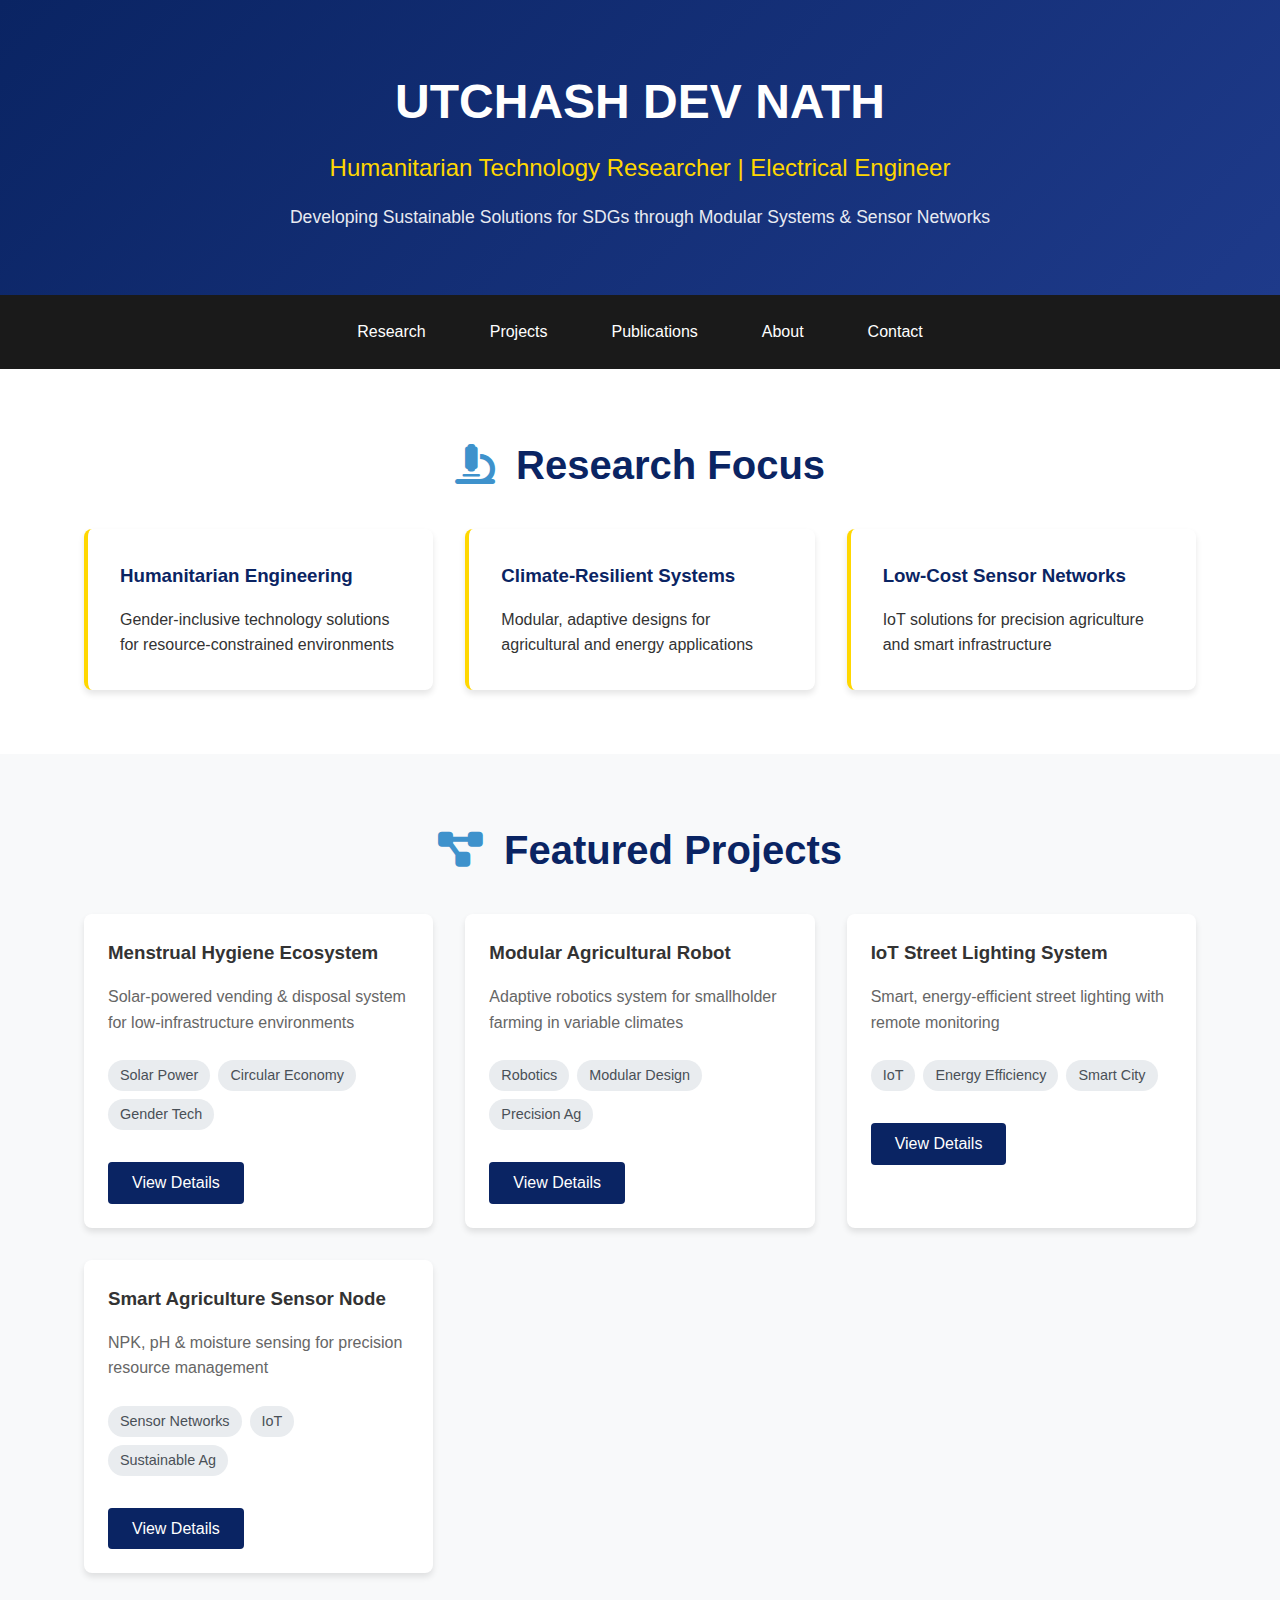
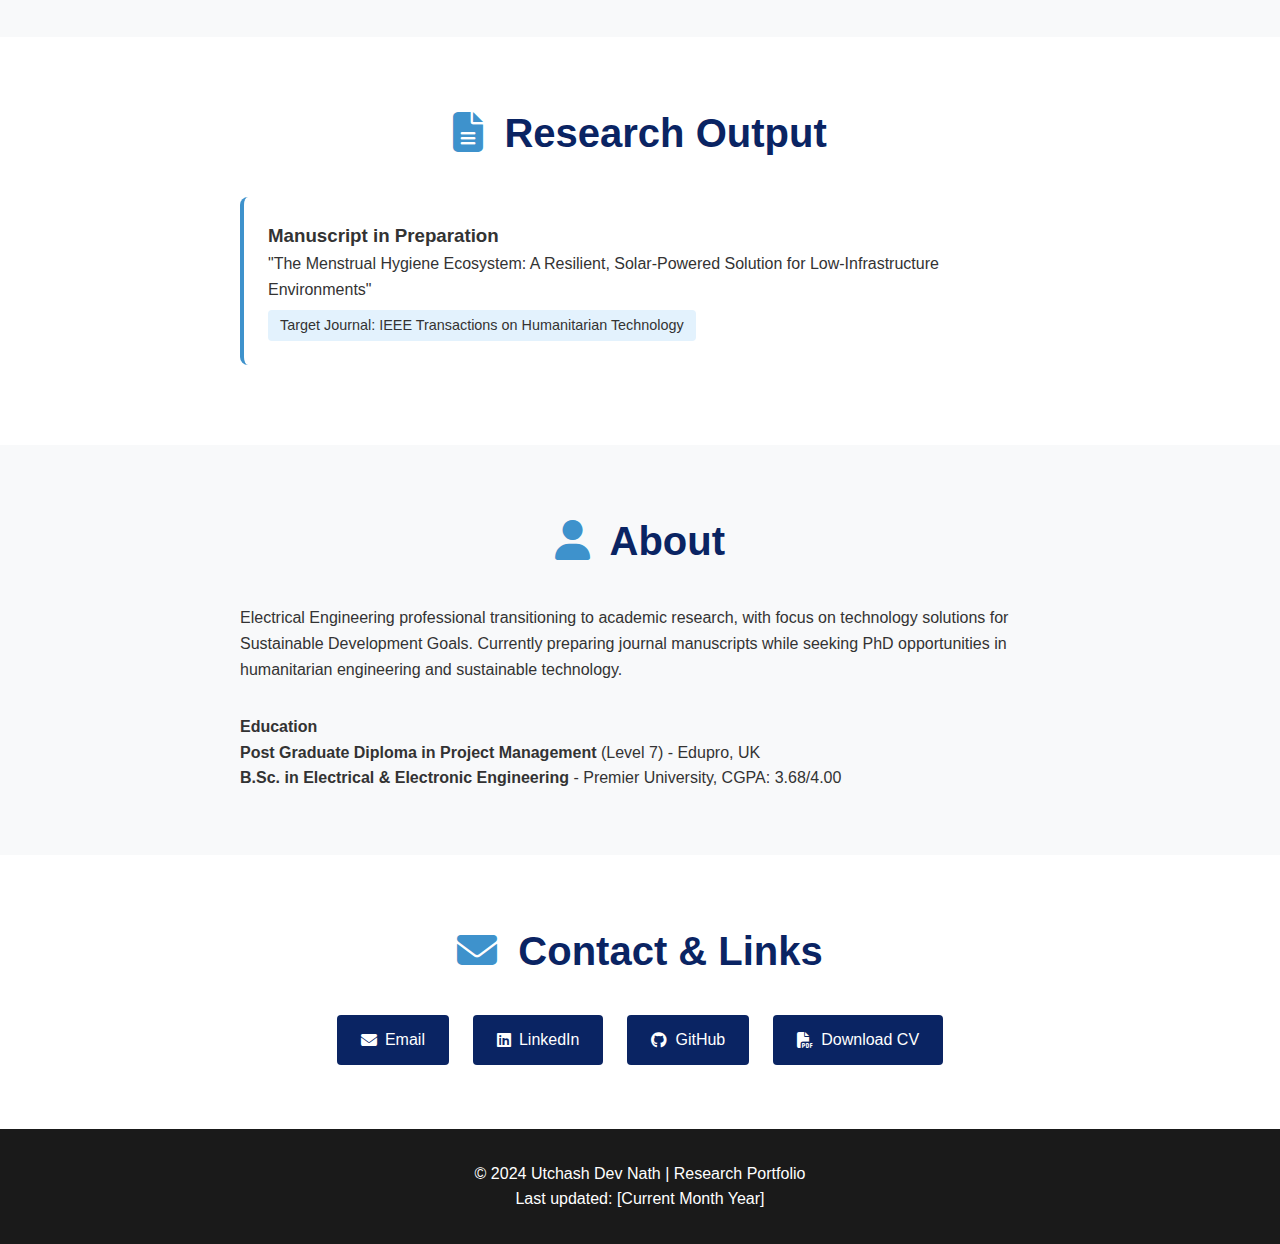
<file: index.html>
<!DOCTYPE html>
<html lang="en">
<head>
    <meta charset="UTF-8">
    <meta name="viewport" content="width=device-width, initial-scale=1.0">
    <title>Utchash Dev Nath | Research Portfolio</title>
    <link rel="stylesheet" href="style.css">
    <link rel="stylesheet" href="https://cdnjs.cloudflare.com/ajax/libs/font-awesome/6.4.0/css/all.min.css">
</head>
<body>
    <header>
        <div class="container">
            <h1>UTCHASH DEV NATH</h1>
            <p class="subtitle">Humanitarian Technology Researcher | Electrical Engineer</p>
            <p class="tagline">Developing Sustainable Solutions for SDGs through Modular Systems & Sensor Networks</p>
        </div>
    </header>

    <nav>
        <div class="container">
            <a href="#research">Research</a>
            <a href="#projects">Projects</a>
            <a href="#publications">Publications</a>
            <a href="#about">About</a>
            <a href="#contact">Contact</a>
        </div>
    </nav>

    <section id="research" class="section">
        <div class="container">
            <h2><i class="fas fa-microscope"></i> Research Focus</h2>
            <div class="research-grid">
                <div class="research-card">
                    <h3>Humanitarian Engineering</h3>
                    <p>Gender-inclusive technology solutions for resource-constrained environments</p>
                </div>
                <div class="research-card">
                    <h3>Climate-Resilient Systems</h3>
                    <p>Modular, adaptive designs for agricultural and energy applications</p>
                </div>
                <div class="research-card">
                    <h3>Low-Cost Sensor Networks</h3>
                    <p>IoT solutions for precision agriculture and smart infrastructure</p>
                </div>
            </div>
        </div>
    </section>

    <section id="projects" class="section bg-light">
        <div class="container">
            <h2><i class="fas fa-project-diagram"></i> Featured Projects</h2>
            <div class="projects-grid">
                <div class="project-card">
                    <h3>Menstrual Hygiene Ecosystem</h3>
                    <p class="project-desc">Solar-powered vending & disposal system for low-infrastructure environments</p>
                    <div class="tech-tags">
                        <span>Solar Power</span>
                        <span>Circular Economy</span>
                        <span>Gender Tech</span>
                    </div>
                    <a href="projects/menstrual-hygiene-ecosystem.md" class="btn">View Details</a>
                </div>
                
                <div class="project-card">
                    <h3>Modular Agricultural Robot</h3>
                    <p class="project-desc">Adaptive robotics system for smallholder farming in variable climates</p>
                    <div class="tech-tags">
                        <span>Robotics</span>
                        <span>Modular Design</span>
                        <span>Precision Ag</span>
                    </div>
                    <a href="projects/modular-agri-robot.md" class="btn">View Details</a>
                </div>
                
                <div class="project-card">
                    <h3>IoT Street Lighting System</h3>
                    <p class="project-desc">Smart, energy-efficient street lighting with remote monitoring</p>
                    <div class="tech-tags">
                        <span>IoT</span>
                        <span>Energy Efficiency</span>
                        <span>Smart City</span>
                    </div>
                    <a href="projects/iot-street-light.md" class="btn">View Details</a>
                </div>
                
                <div class="project-card">
                    <h3>Smart Agriculture Sensor Node</h3>
                    <p class="project-desc">NPK, pH & moisture sensing for precision resource management</p>
                    <div class="tech-tags">
                        <span>Sensor Networks</span>
                        <span>IoT</span>
                        <span>Sustainable Ag</span>
                    </div>
                    <a href="projects/smart-agriculture-sensor.md" class="btn">View Details</a>
                </div>
            </div>
        </div>
    </section>

    <section id="publications" class="section">
        <div class="container">
            <h2><i class="fas fa-file-alt"></i> Research Output</h2>
            <div class="publication-list">
                <div class="publication-item">
                    <h3>Manuscript in Preparation</h3>
                    <p>"The Menstrual Hygiene Ecosystem: A Resilient, Solar-Powered Solution for Low-Infrastructure Environments"</p>
                    <span class="status">Target Journal: IEEE Transactions on Humanitarian Technology</span>
                </div>
                <!-- Add more as you have -->
            </div>
        </div>
    </section>

    <section id="about" class="section bg-light">
        <div class="container">
            <h2><i class="fas fa-user"></i> About</h2>
            <div class="about-content">
                <p>Electrical Engineering professional transitioning to academic research, with focus on technology solutions for Sustainable Development Goals. Currently preparing journal manuscripts while seeking PhD opportunities in humanitarian engineering and sustainable technology.</p>
                <div class="education">
                    <h4>Education</h4>
                    <p><strong>Post Graduate Diploma in Project Management</strong> (Level 7) - Edupro, UK</p>
                    <p><strong>B.Sc. in Electrical & Electronic Engineering</strong> - Premier University, CGPA: 3.68/4.00</p>
                </div>
            </div>
        </div>
    </section>

    <section id="contact" class="section">
        <div class="container">
            <h2><i class="fas fa-envelope"></i> Contact & Links</h2>
            <div class="contact-links">
                <a href="mailto:utehashdebnath@gmail.com"><i class="fas fa-envelope"></i> Email</a>
                <a href="https://linkedin.com/in/utehash-dev-nath-9706831b2"><i class="fab fa-linkedin"></i> LinkedIn</a>
                <a href="https://github.com/yourusername"><i class="fab fa-github"></i> GitHub</a>
                <a href="docs/cv.pdf"><i class="fas fa-file-pdf"></i> Download CV</a>
            </div>
        </div>
    </section>

    <footer>
        <div class="container">
            <p>© 2024 Utchash Dev Nath | Research Portfolio</p>
            <p>Last updated: [Current Month Year]</p>
        </div>
    </footer>
</body>
</html>
</file>
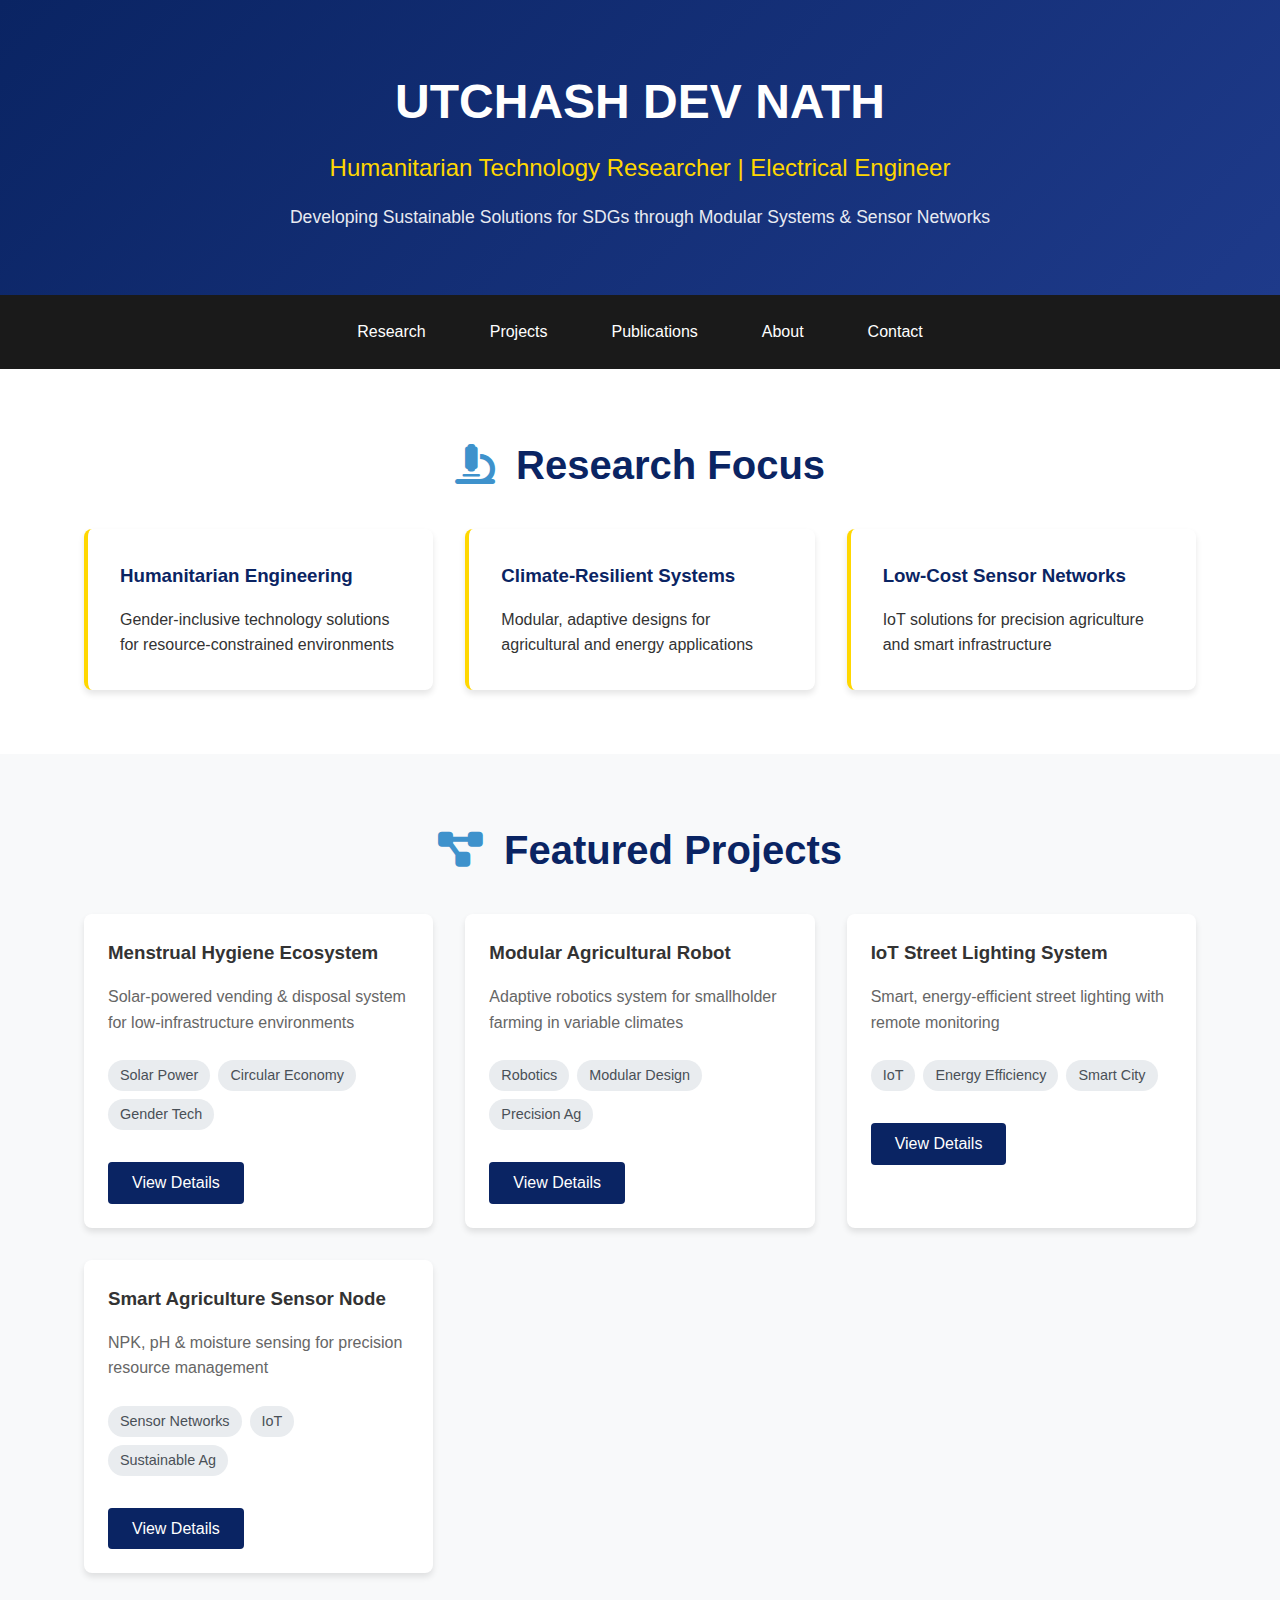
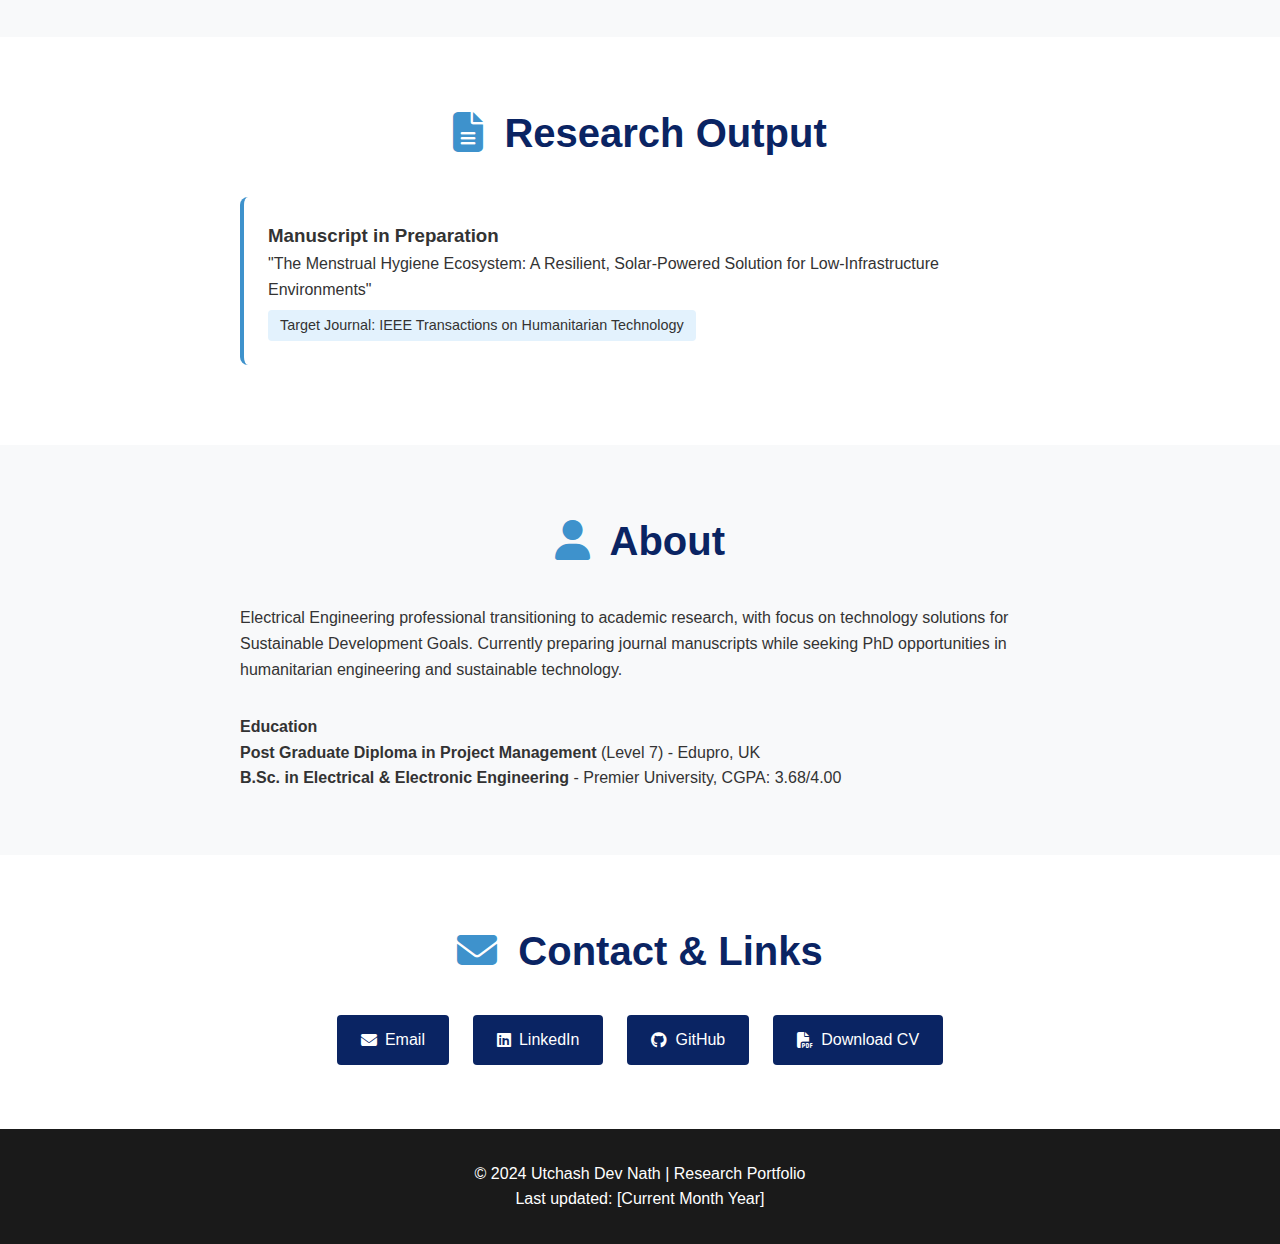
<file: deepseek_html_20251227_854fa5.html>
<!DOCTYPE html>
<html lang="en">
<head>
    <meta charset="UTF-8">
    <meta name="viewport" content="width=device-width, initial-scale=1.0">
    <title>Utchash Dev Nath | Research Portfolio</title>
    <link rel="stylesheet" href="style.css">
    <link rel="stylesheet" href="https://cdnjs.cloudflare.com/ajax/libs/font-awesome/6.4.0/css/all.min.css">
</head>
<body>
    <header>
        <div class="container">
            <h1>UTCHASH DEV NATH</h1>
            <p class="subtitle">Humanitarian Technology Researcher | Electrical Engineer</p>
            <p class="tagline">Developing Sustainable Solutions for SDGs through Modular Systems & Sensor Networks</p>
        </div>
    </header>

    <nav>
        <div class="container">
            <a href="#research">Research</a>
            <a href="#projects">Projects</a>
            <a href="#publications">Publications</a>
            <a href="#about">About</a>
            <a href="#contact">Contact</a>
        </div>
    </nav>

    <section id="research" class="section">
        <div class="container">
            <h2><i class="fas fa-microscope"></i> Research Focus</h2>
            <div class="research-grid">
                <div class="research-card">
                    <h3>Humanitarian Engineering</h3>
                    <p>Gender-inclusive technology solutions for resource-constrained environments</p>
                </div>
                <div class="research-card">
                    <h3>Climate-Resilient Systems</h3>
                    <p>Modular, adaptive designs for agricultural and energy applications</p>
                </div>
                <div class="research-card">
                    <h3>Low-Cost Sensor Networks</h3>
                    <p>IoT solutions for precision agriculture and smart infrastructure</p>
                </div>
            </div>
        </div>
    </section>

    <section id="projects" class="section bg-light">
        <div class="container">
            <h2><i class="fas fa-project-diagram"></i> Featured Projects</h2>
            <div class="projects-grid">
                <div class="project-card">
                    <h3>Menstrual Hygiene Ecosystem</h3>
                    <p class="project-desc">Solar-powered vending & disposal system for low-infrastructure environments</p>
                    <div class="tech-tags">
                        <span>Solar Power</span>
                        <span>Circular Economy</span>
                        <span>Gender Tech</span>
                    </div>
                    <a href="projects/menstrual-hygiene-ecosystem.md" class="btn">View Details</a>
                </div>
                
                <div class="project-card">
                    <h3>Modular Agricultural Robot</h3>
                    <p class="project-desc">Adaptive robotics system for smallholder farming in variable climates</p>
                    <div class="tech-tags">
                        <span>Robotics</span>
                        <span>Modular Design</span>
                        <span>Precision Ag</span>
                    </div>
                    <a href="projects/modular-agri-robot.md" class="btn">View Details</a>
                </div>
                
                <div class="project-card">
                    <h3>IoT Street Lighting System</h3>
                    <p class="project-desc">Smart, energy-efficient street lighting with remote monitoring</p>
                    <div class="tech-tags">
                        <span>IoT</span>
                        <span>Energy Efficiency</span>
                        <span>Smart City</span>
                    </div>
                    <a href="projects/iot-street-light.md" class="btn">View Details</a>
                </div>
                
                <div class="project-card">
                    <h3>Smart Agriculture Sensor Node</h3>
                    <p class="project-desc">NPK, pH & moisture sensing for precision resource management</p>
                    <div class="tech-tags">
                        <span>Sensor Networks</span>
                        <span>IoT</span>
                        <span>Sustainable Ag</span>
                    </div>
                    <a href="projects/smart-agriculture-sensor.md" class="btn">View Details</a>
                </div>
            </div>
        </div>
    </section>

    <section id="publications" class="section">
        <div class="container">
            <h2><i class="fas fa-file-alt"></i> Research Output</h2>
            <div class="publication-list">
                <div class="publication-item">
                    <h3>Manuscript in Preparation</h3>
                    <p>"The Menstrual Hygiene Ecosystem: A Resilient, Solar-Powered Solution for Low-Infrastructure Environments"</p>
                    <span class="status">Target Journal: IEEE Transactions on Humanitarian Technology</span>
                </div>
                <!-- Add more as you have -->
            </div>
        </div>
    </section>

    <section id="about" class="section bg-light">
        <div class="container">
            <h2><i class="fas fa-user"></i> About</h2>
            <div class="about-content">
                <p>Electrical Engineering professional transitioning to academic research, with focus on technology solutions for Sustainable Development Goals. Currently preparing journal manuscripts while seeking PhD opportunities in humanitarian engineering and sustainable technology.</p>
                <div class="education">
                    <h4>Education</h4>
                    <p><strong>Post Graduate Diploma in Project Management</strong> (Level 7) - Edupro, UK</p>
                    <p><strong>B.Sc. in Electrical & Electronic Engineering</strong> - Premier University, CGPA: 3.68/4.00</p>
                </div>
            </div>
        </div>
    </section>

    <section id="contact" class="section">
        <div class="container">
            <h2><i class="fas fa-envelope"></i> Contact & Links</h2>
            <div class="contact-links">
                <a href="mailto:utehashdebnath@gmail.com"><i class="fas fa-envelope"></i> Email</a>
                <a href="https://linkedin.com/in/utehash-dev-nath-9706831b2"><i class="fab fa-linkedin"></i> LinkedIn</a>
                <a href="https://github.com/yourusername"><i class="fab fa-github"></i> GitHub</a>
                <a href="docs/cv.pdf"><i class="fas fa-file-pdf"></i> Download CV</a>
            </div>
        </div>
    </section>

    <footer>
        <div class="container">
            <p>© 2024 Utchash Dev Nath | Research Portfolio</p>
            <p>Last updated: [Current Month Year]</p>
        </div>
    </footer>
</body>
</html>
</file>
<file: style.css>
/* style.css */
* {
    margin: 0;
    padding: 0;
    box-sizing: border-box;
}

body {
    font-family: 'Segoe UI', Tahoma, Geneva, Verdana, sans-serif;
    line-height: 1.6;
    color: #333;
}

.container {
    width: 90%;
    max-width: 1200px;
    margin: 0 auto;
    padding: 0 20px;
}

/* Header */
header {
    background: linear-gradient(135deg, #0A2463 0%, #1E3A8A 100%);
    color: white;
    padding: 4rem 0;
    text-align: center;
}

header h1 {
    font-size: 3rem;
    margin-bottom: 0.5rem;
}

.subtitle {
    font-size: 1.5rem;
    margin-bottom: 1rem;
    color: #FFD700;
}

.tagline {
    font-size: 1.1rem;
    opacity: 0.9;
    max-width: 800px;
    margin: 0 auto;
}

/* Navigation */
nav {
    background-color: #1a1a1a;
    padding: 1rem 0;
    position: sticky;
    top: 0;
    z-index: 100;
}

nav .container {
    display: flex;
    justify-content: center;
    gap: 2rem;
}

nav a {
    color: white;
    text-decoration: none;
    padding: 0.5rem 1rem;
    border-radius: 4px;
    transition: background-color 0.3s;
}

nav a:hover {
    background-color: #0A2463;
}

/* Sections */
.section {
    padding: 4rem 0;
}

.bg-light {
    background-color: #f8f9fa;
}

h2 {
    font-size: 2.5rem;
    margin-bottom: 2rem;
    color: #0A2463;
    text-align: center;
}

h2 i {
    margin-right: 10px;
    color: #3E92CC;
}

/* Research Grid */
.research-grid {
    display: grid;
    grid-template-columns: repeat(auto-fit, minmax(300px, 1fr));
    gap: 2rem;
    margin-top: 2rem;
}

.research-card {
    background: white;
    padding: 2rem;
    border-radius: 8px;
    box-shadow: 0 4px 6px rgba(0,0,0,0.1);
    border-left: 4px solid #FFD700;
}

.research-card h3 {
    color: #0A2463;
    margin-bottom: 1rem;
}

/* Projects Grid */
.projects-grid {
    display: grid;
    grid-template-columns: repeat(auto-fit, minmax(280px, 1fr));
    gap: 2rem;
    margin-top: 2rem;
}

.project-card {
    background: white;
    padding: 1.5rem;
    border-radius: 8px;
    box-shadow: 0 4px 6px rgba(0,0,0,0.1);
    transition: transform 0.3s;
}

.project-card:hover {
    transform: translateY(-5px);
}

.project-desc {
    color: #666;
    margin: 1rem 0;
    min-height: 60px;
}

.tech-tags {
    display: flex;
    flex-wrap: wrap;
    gap: 0.5rem;
    margin: 1rem 0;
}

.tech-tags span {
    background: #e9ecef;
    padding: 0.25rem 0.75rem;
    border-radius: 20px;
    font-size: 0.9rem;
    color: #495057;
}

.btn {
    display: inline-block;
    background: #0A2463;
    color: white;
    padding: 0.5rem 1.5rem;
    border-radius: 4px;
    text-decoration: none;
    margin-top: 1rem;
    transition: background 0.3s;
}

.btn:hover {
    background: #1E3A8A;
}

/* Publications */
.publication-list {
    max-width: 800px;
    margin: 0 auto;
}

.publication-item {
    background: white;
    padding: 1.5rem;
    margin: 1rem 0;
    border-radius: 8px;
    border-left: 4px solid #3E92CC;
}

.status {
    display: inline-block;
    background: #e3f2fd;
    padding: 0.25rem 0.75rem;
    border-radius: 4px;
    font-size: 0.9rem;
    margin-top: 0.5rem;
}

/* About */
.about-content {
    max-width: 800px;
    margin: 0 auto;
}

.education {
    margin-top: 2rem;
}

/* Contact */
.contact-links {
    display: flex;
    justify-content: center;
    flex-wrap: wrap;
    gap: 1.5rem;
    margin-top: 2rem;
}

.contact-links a {
    display: flex;
    align-items: center;
    gap: 0.5rem;
    background: #0A2463;
    color: white;
    padding: 0.75rem 1.5rem;
    border-radius: 4px;
    text-decoration: none;
    transition: background 0.3s;
}

.contact-links a:hover {
    background: #1E3A8A;
}

/* Footer */
footer {
    background: #1a1a1a;
    color: white;
    padding: 2rem 0;
    text-align: center;
}

/* Responsive */
@media (max-width: 768px) {
    header h1 {
        font-size: 2rem;
    }
    
    .subtitle {
        font-size: 1.2rem;
    }
    
    nav .container {
        flex-direction: column;
        align-items: center;
        gap: 0.5rem;
    }
    
    .research-grid,
    .projects-grid {
        grid-template-columns: 1fr;
    }
}
</file>
